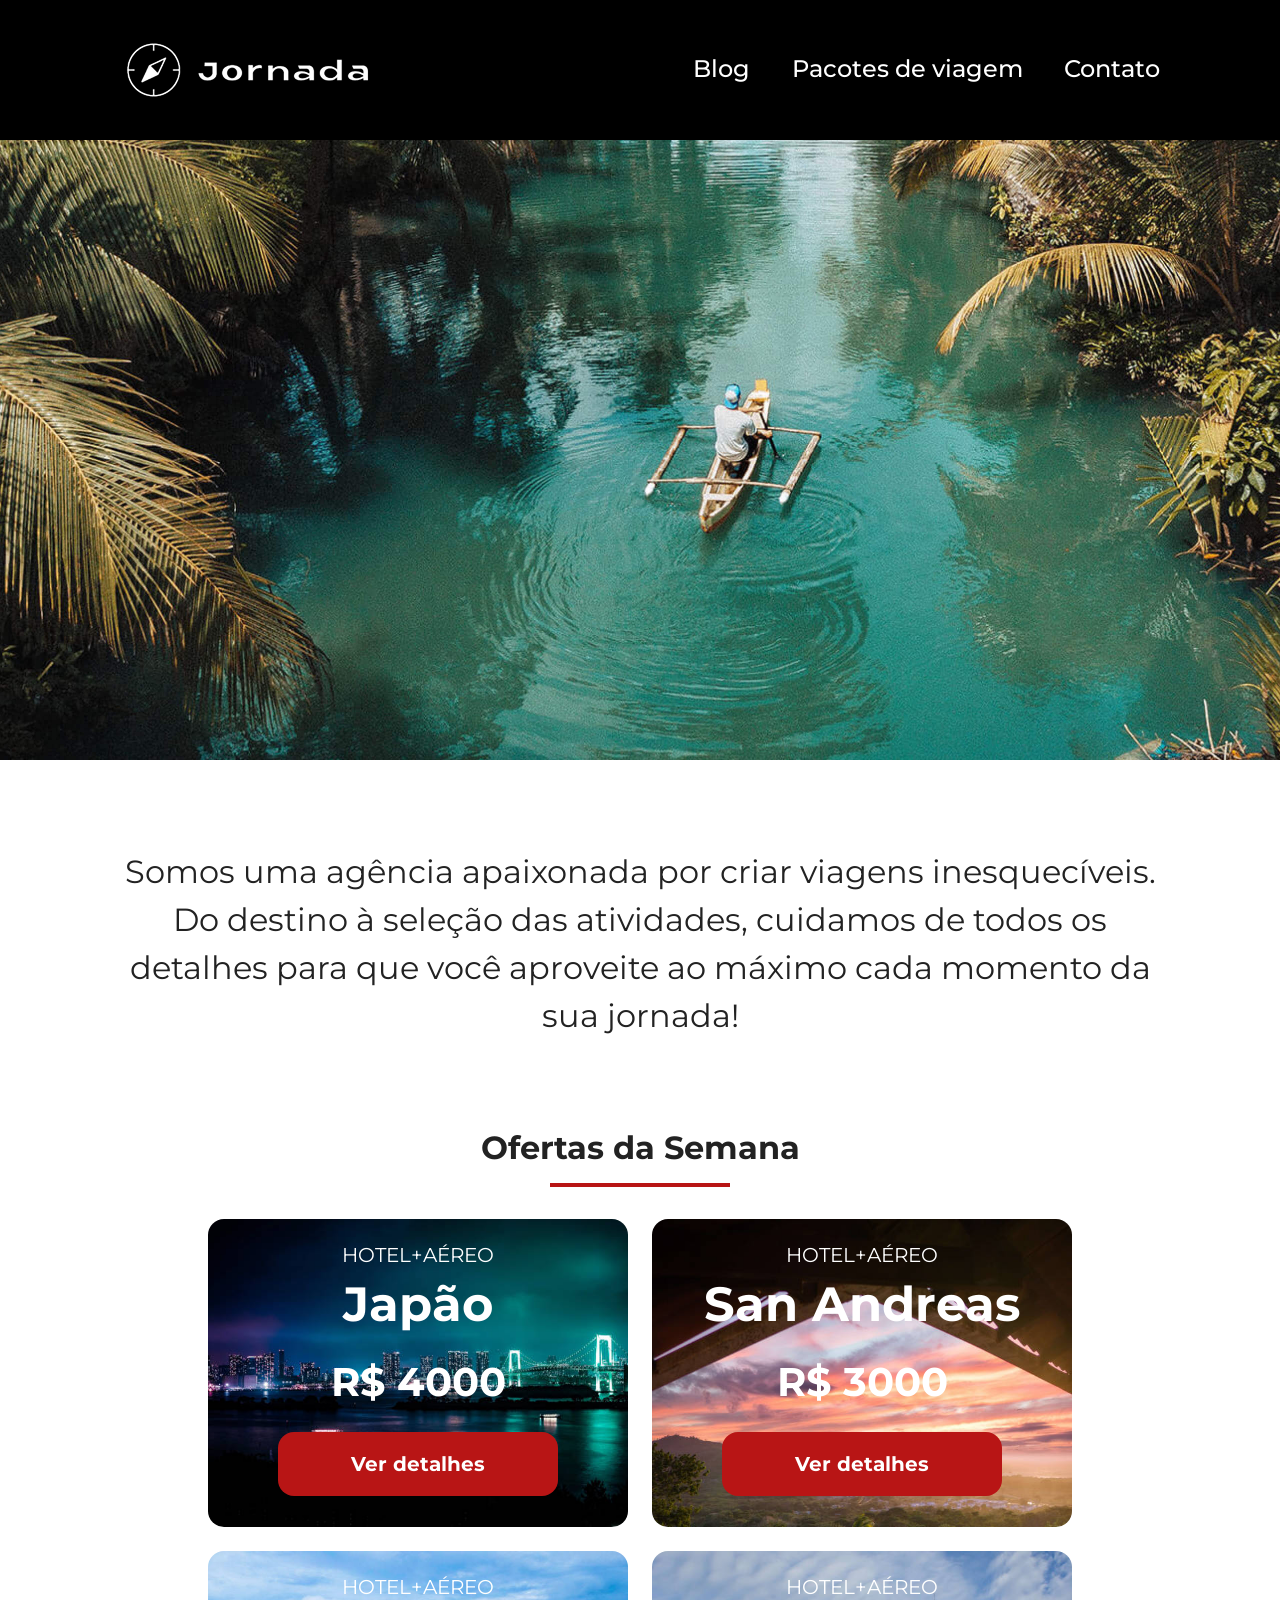
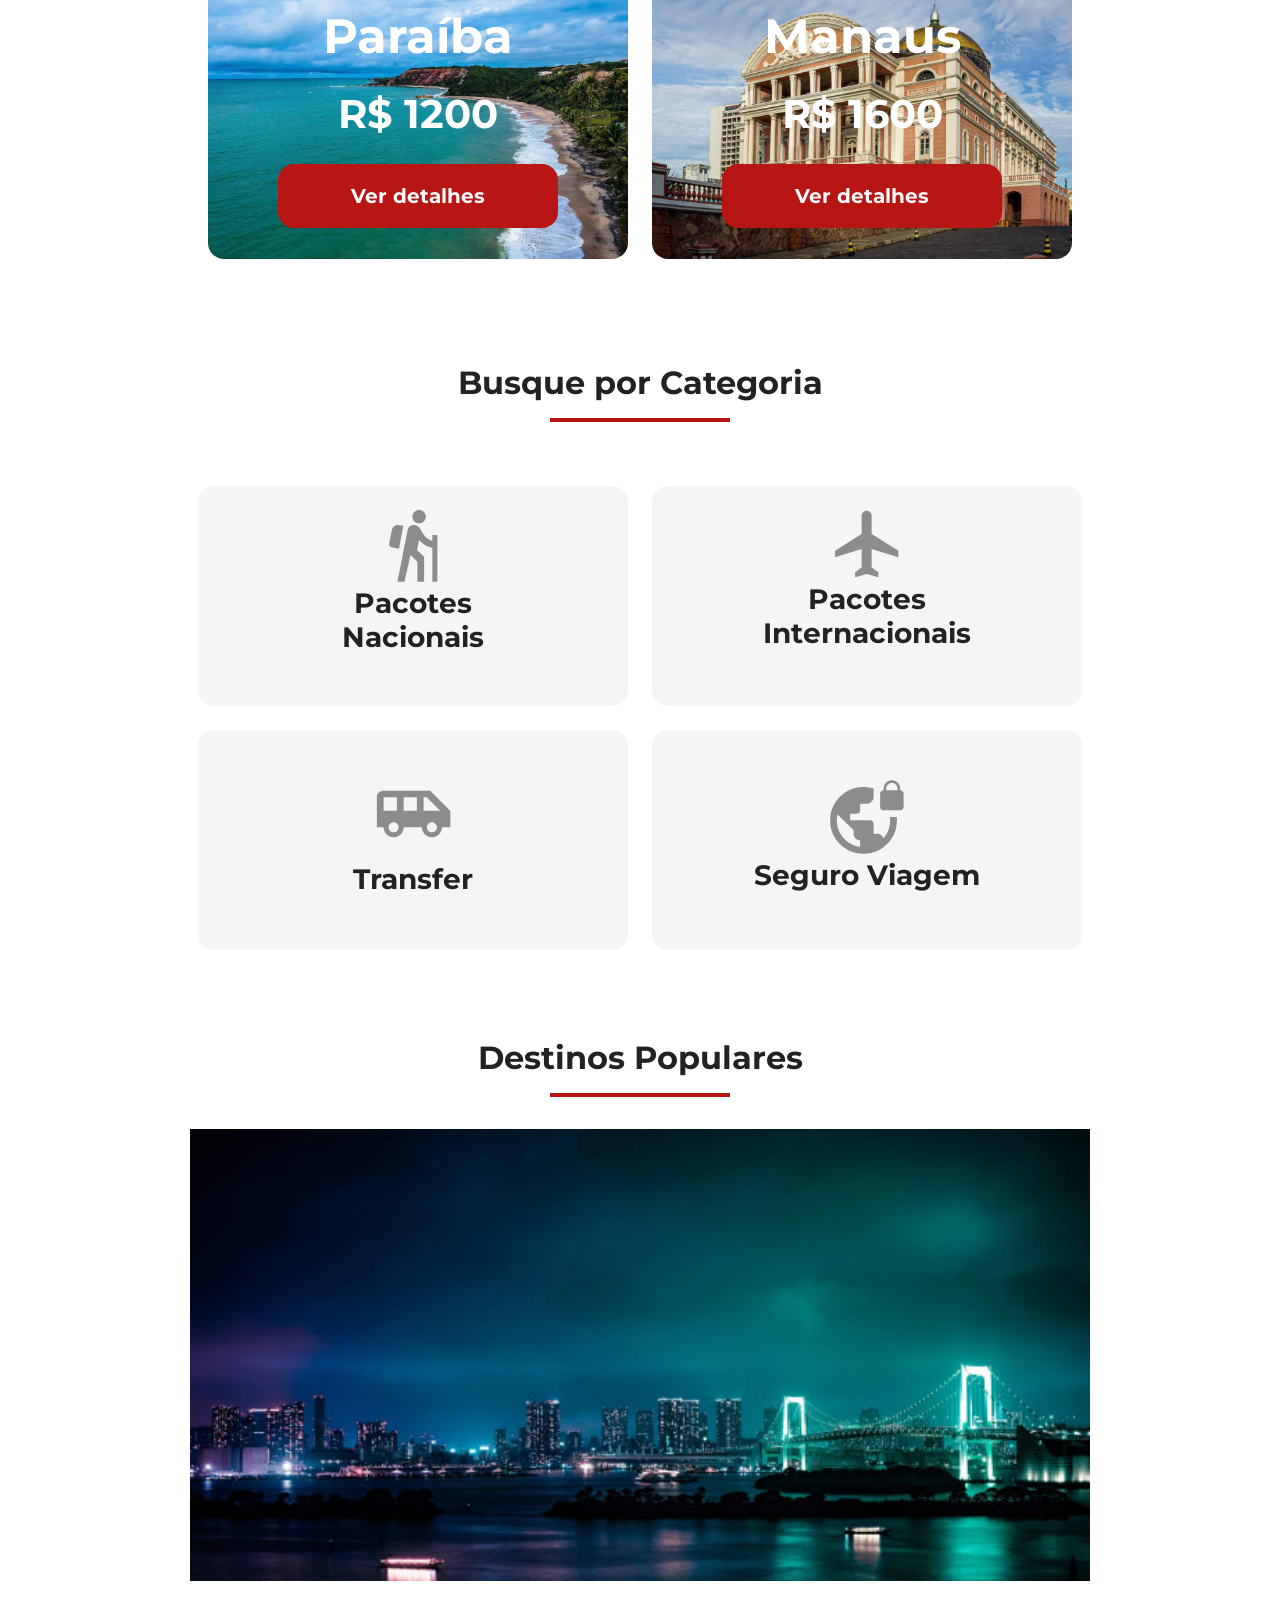
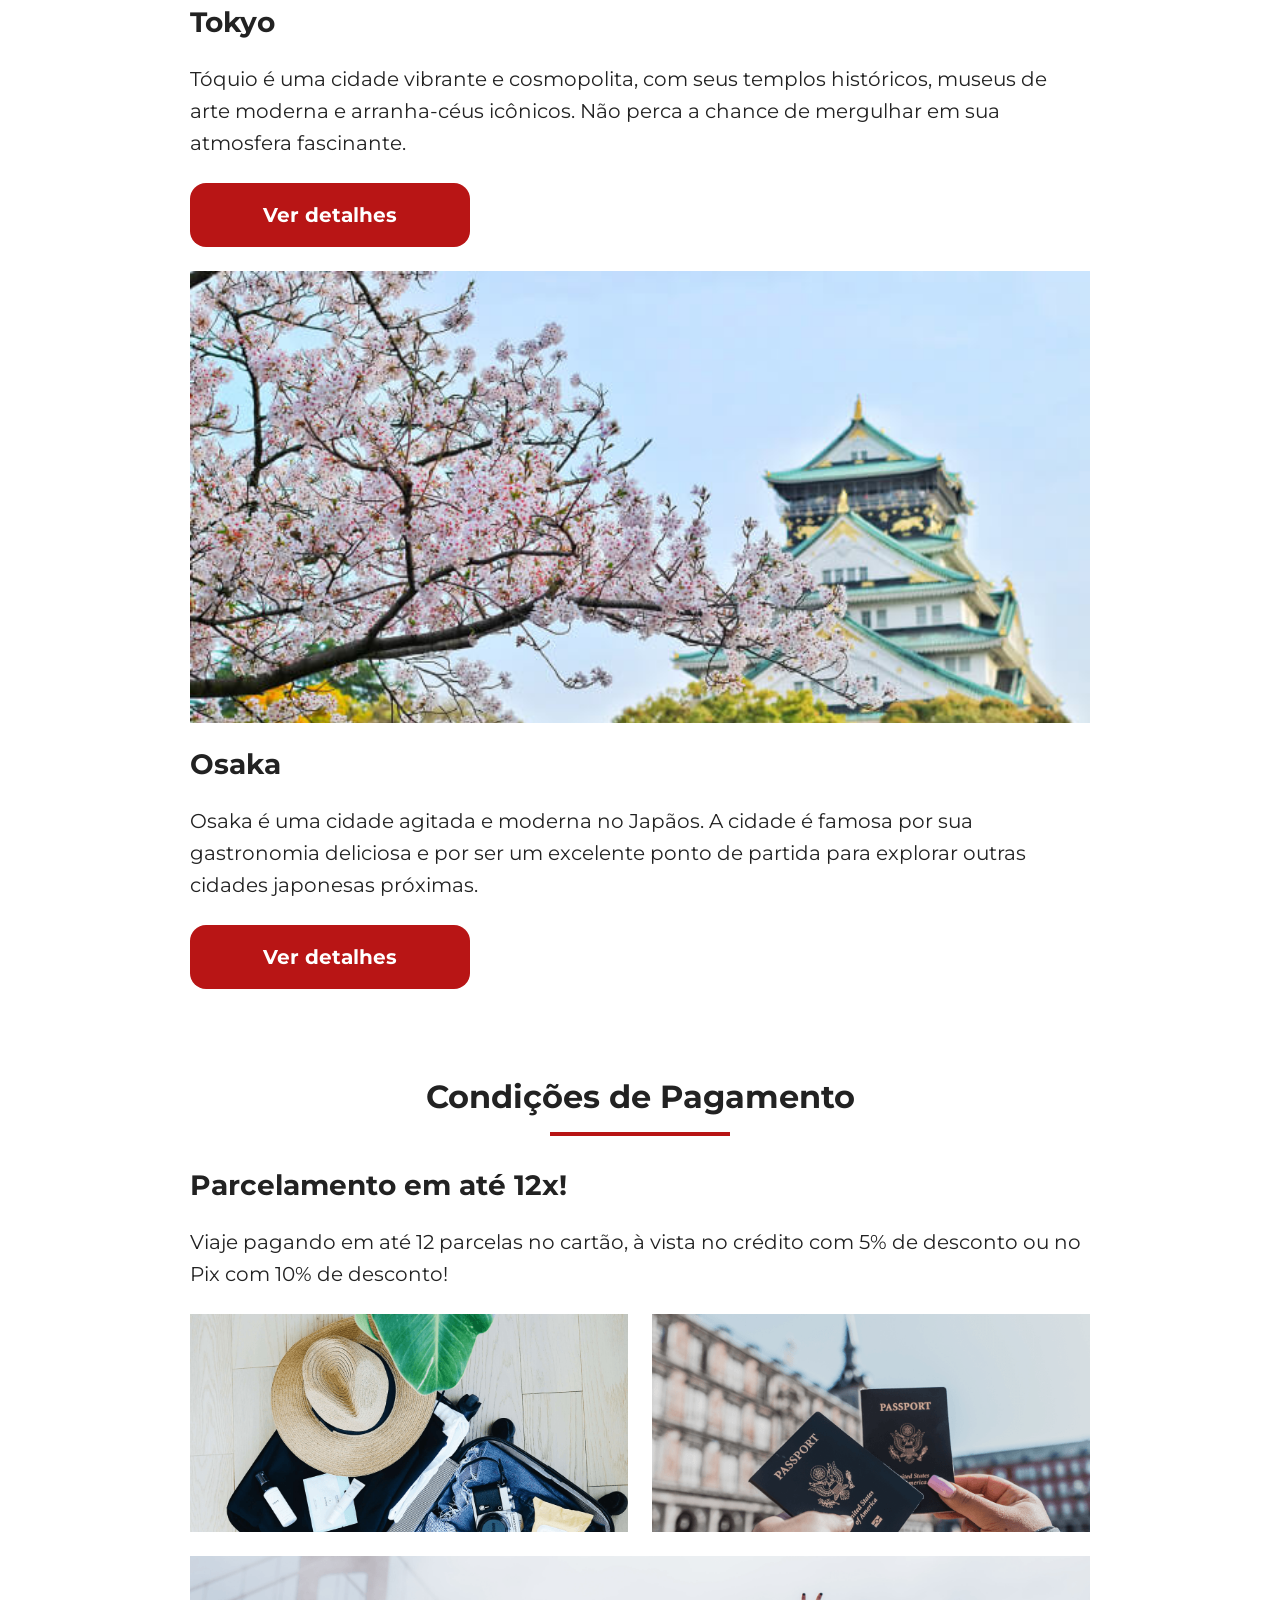
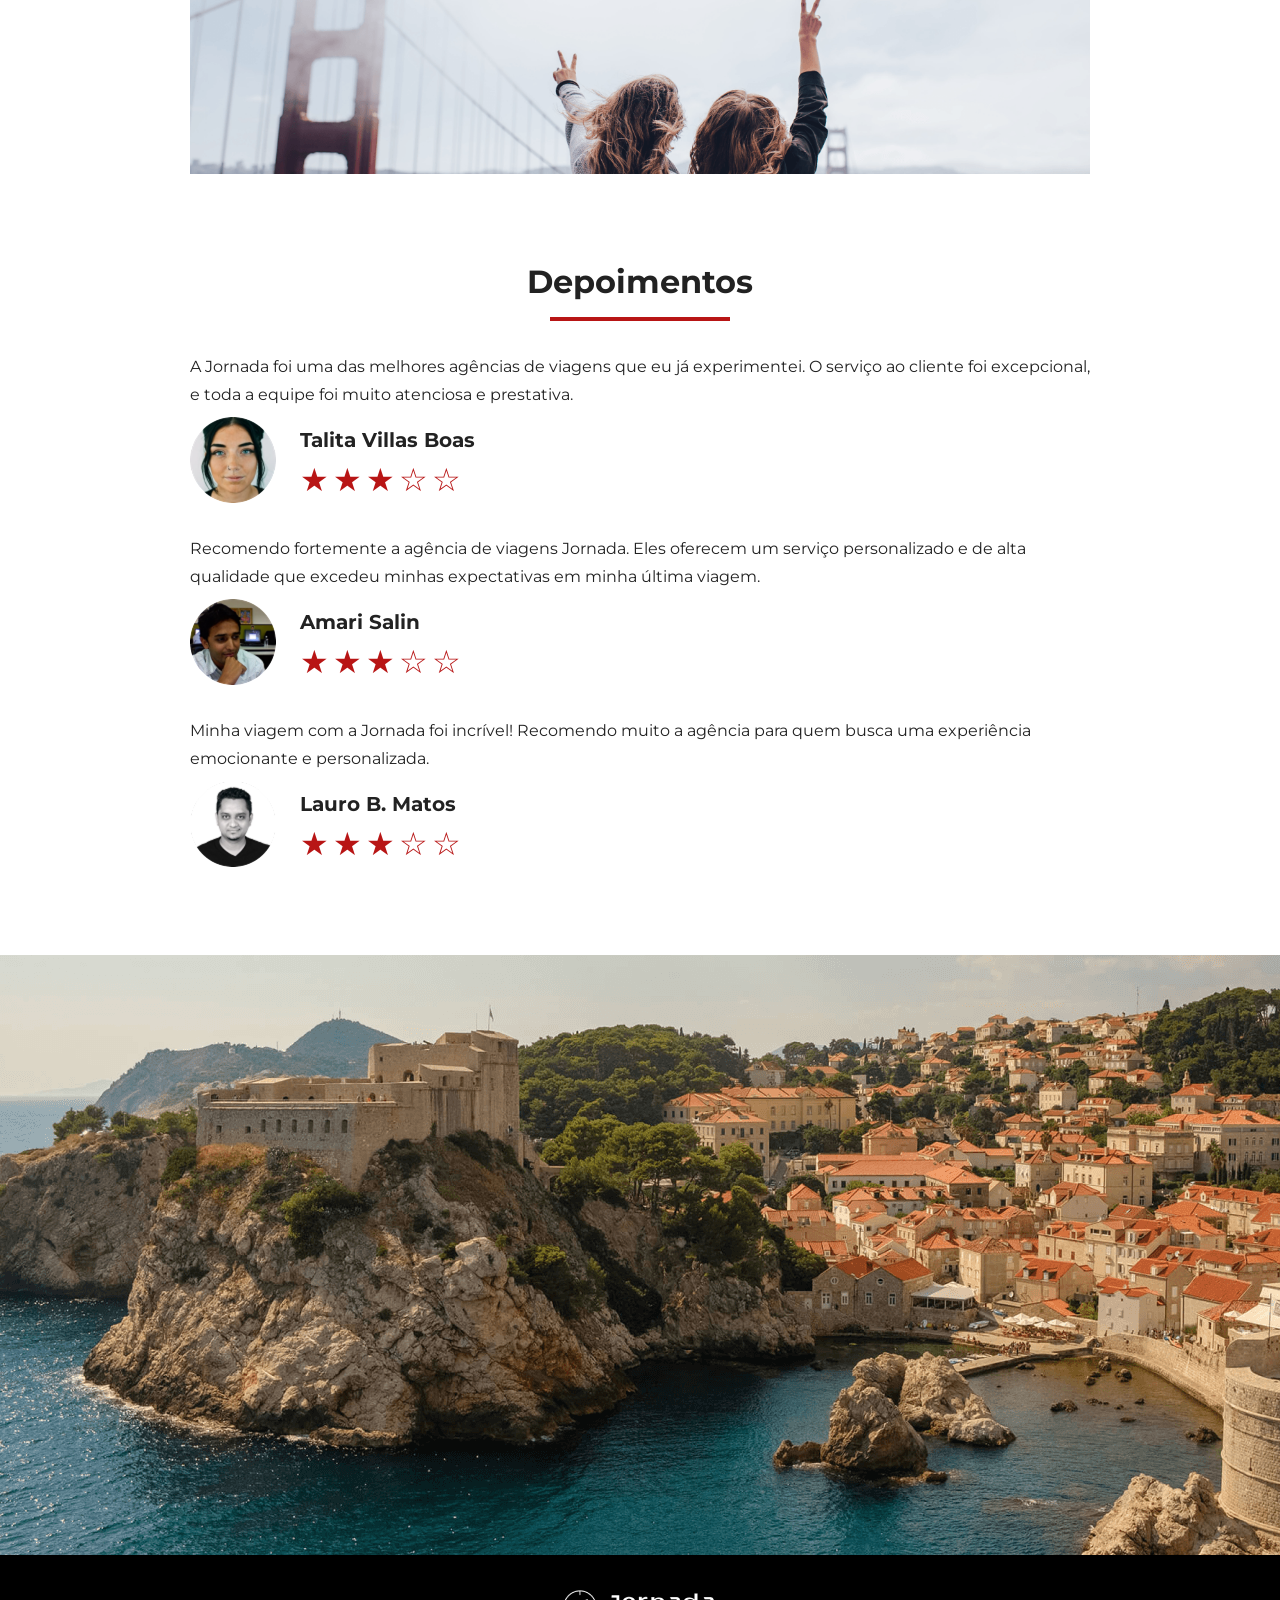
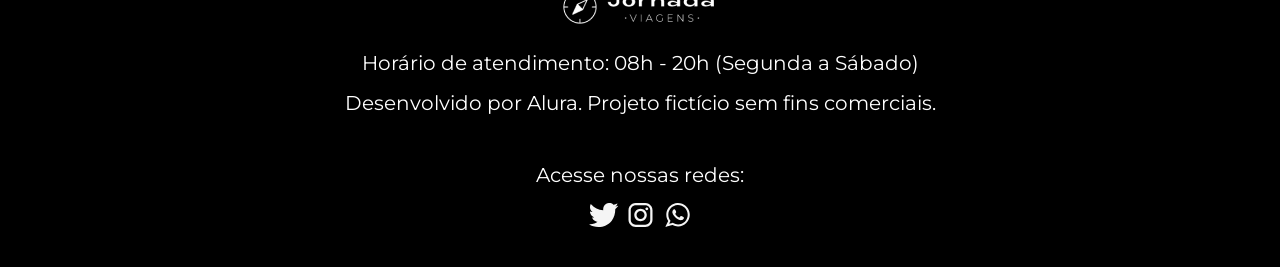
<file: index.html>
<!doctype html>
<html lang="pt-BR">
  <head>
    <meta charset="UTF-8" />
    <meta name="viewport" content="width=device-width, initial-scale=1.0" />
    <meta
      name="description"
      content="Jornada Viagens,uma agência apaixonada por criar viagens inesquecíveis"
    />

    <meta name="og:title" content="Jornada Viagens" />
    <meta
      name="og:description"
      content="Jornada Viagens,uma agência apaixonada por criar viagens inesquecíveis"
    />
    <meta
      name="og:image"
      content="https://danicastilho.github.io/jornada-viagens/img/logo-footer.png"
    />
    <meta name="og:type" content="website" />
    <meta
      name="og:url"
      content="https://danicastilho.github.io/jornada-viagens"
    />

    <link rel="icon" href="favico.svg" type="xml/svg" />
    <link rel="stylesheet" href="./css/style.css" />

    <title>Jornada Viagens</title>
  </head>
  <body>
    <header class="main-header">
      <a class="logo" href="index.html" title="voltar para a página inicial">
        <img
          class="img-mobile"
          src="img/bussola-jornada-branco.png"
          alt="Bussola do logo Jornada Viagens na cor branca"
        />
        <img
          class="img-desktop"
          src="img/bussola-texto-jornada-branco.png"
          alt="Logo Jornada Viagens na cor branca"
        />
      </a>

      <div class="navigation-menu">
        <label for="menu">
          <img src="img/menu.png" alt="menu" />
        </label>
        <input type="checkbox" id="menu" hidden />

        <nav>
          <ul class="list-links">
            <li>
              <a href="blog.html" target="_blank" title="Acessar Blog">Blog</a>
            </li>
            <li>
              <a
                href="pacotes-de-viagens.html"
                target="_blank"
                title="Acessar Pacotes de viagem"
                >Pacotes de viagem</a
              >
            </li>
            <li>
              <a href="contato.html" target="_blank" title="Acessar Contato"
                >Contato</a
              >
            </li>
          </ul>
        </nav>
      </div>
    </header>

    <section class="hero">
      <div class="hero-img"></div>
      <h2>
        Somos uma agência apaixonada por criar viagens inesquecíveis. Do destino
        à seleção das atividades, cuidamos de todos os detalhes para que você
        aproveite ao máximo cada momento da sua jornada!
      </h2>
    </section>

    <section class="offers">
      <div class="section-title">
        <h2>Ofertas da Semana</h2>
        <hr />
      </div>
      <div class="offers-cards">
        <article class="card japao">
          <header>
            <p>HOTEL+AÉREO</p>
            <h3>
              Japão <br />
              <span>R$ 4000</span>
            </h3>
          </header>
          <footer>
            <a href="#" class="button">Ver detalhes</a>
          </footer>
        </article>

        <article class="card san-andreas">
          <header>
            <p>HOTEL+AÉREO</p>
            <h3>
              San Andreas <br />
              <span>R$ 3000</span>
            </h3>
          </header>
          <footer>
            <a href="#" class="button">Ver detalhes</a>
          </footer>
        </article>

        <article class="card paraiba">
          <header>
            <p>HOTEL+AÉREO</p>
            <h3>
              Paraíba <br />
              <span>R$ 1200</span>
            </h3>
          </header>
          <footer>
            <a href="#" class="button">Ver detalhes</a>
          </footer>
        </article>

        <article class="card manaus">
          <header>
            <p>HOTEL+AÉREO</p>
            <h3>
              Manaus <br />
              <span>R$ 1600</span>
            </h3>
          </header>
          <footer>
            <a href="#" class="button">Ver detalhes</a>
          </footer>
        </article>
      </div>
    </section>

    <section class="categories">
      <div class="section-title">
        <h2>Busque por Categoria</h2>
        <hr />
      </div>
      <div class="categories-cards">
        <a
          class="card"
          href="#"
          target="_blank"
          title="Busque pela categoria Pacotes Nacionais"
        >
          <img
            src="img/icone-caminhada.png"
            alt="ícone cinza representando uma pessoa fazendo tracking"
          />
          <h3 class="content-title">
            Pacotes<br />
            Nacionais
          </h3>
        </a>

        <a
          class="card"
          href="#"
          target="_blank"
          title="Busque pela categoria Pacotes Internacionais"
        >
          <img
            src="img/icone-aviao.png"
            alt="ícone cinza representando um avião"
          />
          <h3 class="content-title">
            Pacotes <br />
            Internacionais
          </h3>
        </a>
        <a
          class="card single-line transfer"
          href="#"
          target="_blank"
          title="Busque pela categoria Transfer"
        >
          <img
            src="img/icone-onibus.png"
            alt="ícone cinza representando um ônibus"
          />
          <h3 class="content-title">Transfer</h3>
        </a>
        <a
          class="card single-line"
          href="#"
          target="_blank"
          title="Busque pela categoria Seguro Viagem"
        >
          <img
            src="img/icone-planeta.png"
            alt="ícone cinza representando o planeta terra com um cadeado"
          />
          <h3 class="content-title">Seguro Viagem</h3>
        </a>
      </div>
    </section>

    <section class="destinations">
      <div class="section-title">
        <h2>Destinos Populares</h2>
        <hr />
      </div>
      <div class="destination-items">
        <article class="item tokyo">
          <header>
            <div class="img-item"></div>
            <h3 class="content-title">Tokyo</h3>
          </header>
          <p class="content-text">
            Tóquio é uma cidade vibrante e cosmopolita, com seus templos
            históricos, museus de arte moderna e arranha-céus icônicos. Não
            perca a chance de mergulhar em sua atmosfera fascinante.
          </p>
          <footer>
            <a
              href="#"
              class="button"
              target="_blank"
              title="Veja mais detalhes do destino Tokyo"
              >Ver detalhes</a
            >
          </footer>
        </article>

        <article class="item osaka">
          <header>
            <div class="img-item"></div>
            <h3 class="content-title">Osaka</h3>
          </header>
          <p class="content-text">
            Osaka é uma cidade agitada e moderna no Japãos. A cidade é famosa
            por sua gastronomia deliciosa e por ser um excelente ponto de
            partida para explorar outras cidades japonesas próximas.
          </p>
          <footer>
            <a
              href="#"
              class="button"
              target="_blank"
              title="Veja mais detalhes do destino Osaka"
              >Ver detalhes</a
            >
          </footer>
        </article>
      </div>
    </section>

    <section class="payments">
      <div class="section-title">
        <h2>Condições de Pagamento</h2>
        <hr />
      </div>

      <div class="content-container">
        <div class="text-content">
          <h3 class="content-title">Parcelamento em até 12x!</h3>
          <p class="content-text">
            Viaje pagando em até 12 parcelas no cartão, à vista no crédito com
            5% de desconto ou no Pix com 10% de desconto!
          </p>
        </div>

        <div class="image-gallery">
          <div class="image first"></div>
          <div class="image second"></div>
          <div class="image thirdy colspan-2"></div>
        </div>
      </div>
    </section>
    <section class="testimonials">
      <div class="section-title">
        <h2>Depoimentos</h2>
        <hr />
      </div>

      <div class="testimonial-container">
        <article>
          <header>
            <p>
              A Jornada foi uma das melhores agências de viagens que eu já
              experimentei. O serviço ao cliente foi excepcional, e toda a
              equipe foi muito atenciosa e prestativa.
            </p>
          </header>
          <footer>
            <img
              src="img/avatar-talita.png"
              alt="imagem de perfil da cliente Talita Villas Boas"
            />
            <div class="profile-content">
              <h3>Talita Villas Boas</h3>
              <div class="rating">
                <span class="star">★</span>
                <span class="star">★</span>
                <span class="star">★</span>
                <span class="star">☆</span>
                <span class="star">☆</span>
              </div>
            </div>
          </footer>
        </article>
        <article>
          <header>
            <p>
              Recomendo fortemente a agência de viagens Jornada. Eles oferecem
              um serviço personalizado e de alta qualidade que excedeu minhas
              expectativas em minha última viagem.
            </p>
          </header>
          <footer>
            <img
              src="img/avatar-amari.png"
              alt="imagem de perfil do cliente Amari Salin"
            />
            <div class="profile-content">
              <h3>Amari Salin</h3>
              <div class="rating">
                <span class="star">★</span>
                <span class="star">★</span>
                <span class="star">★</span>
                <span class="star">☆</span>
                <span class="star">☆</span>
              </div>
            </div>
          </footer>
        </article>
        <article>
          <header>
            <p>
              Minha viagem com a Jornada foi incrível! Recomendo muito a agência
              para quem busca uma experiência emocionante e personalizada.
            </p>
          </header>
          <footer>
            <img
              src="img/avatar-lauro.png"
              alt="imagem de perfil do cliente Lauro B. Matos"
            />
            <div class="profile-content">
              <h3>Lauro B. Matos</h3>
              <div class="rating">
                <span class="star">★</span>
                <span class="star">★</span>
                <span class="star">★</span>
                <span class="star">☆</span>
                <span class="star">☆</span>
              </div>
            </div>
          </footer>
        </article>
      </div>
    </section>

    <section class="bottom-hero">
      <div class="hero-img"></div>
    </section>

    <footer class="main-footer">
      <div class="footer-content">
        <img src="img/logo-footer.png" alt="logo completo Jornada Viagens" />
        <p>Horário de atendimento: 08h - 20h (Segunda a Sábado)</p>
        <p>Desenvolvido por Alura. Projeto fictício sem fins comerciais.</p>
      </div>
      <div class="footer-social">
        <p>Acesse nossas redes:</p>

        <a href="#" target="_blank" title="Acesse o Twitter do Jornada Viagens"
          ><img
            src="img/icone-twitter.svg"
            alt="icone do Twitter na cor branca"
        /></a>

        <a
          href="#"
          target="_blank"
          title="Acesse o Instagram do Jornada Viagens"
          ><img
            src="img/icone-instagram.svg"
            alt="icone do Instagram na cor branca"
        /></a>

        <a href="#" target="_blank" title="Entre em contato através do whatsapp"
          ><img
            src="img/icone-whatsapp.svg"
            alt="icone do whatsapp na cor branca"
        /></a>
      </div>
    </footer>
  </body>
</html>
</file>
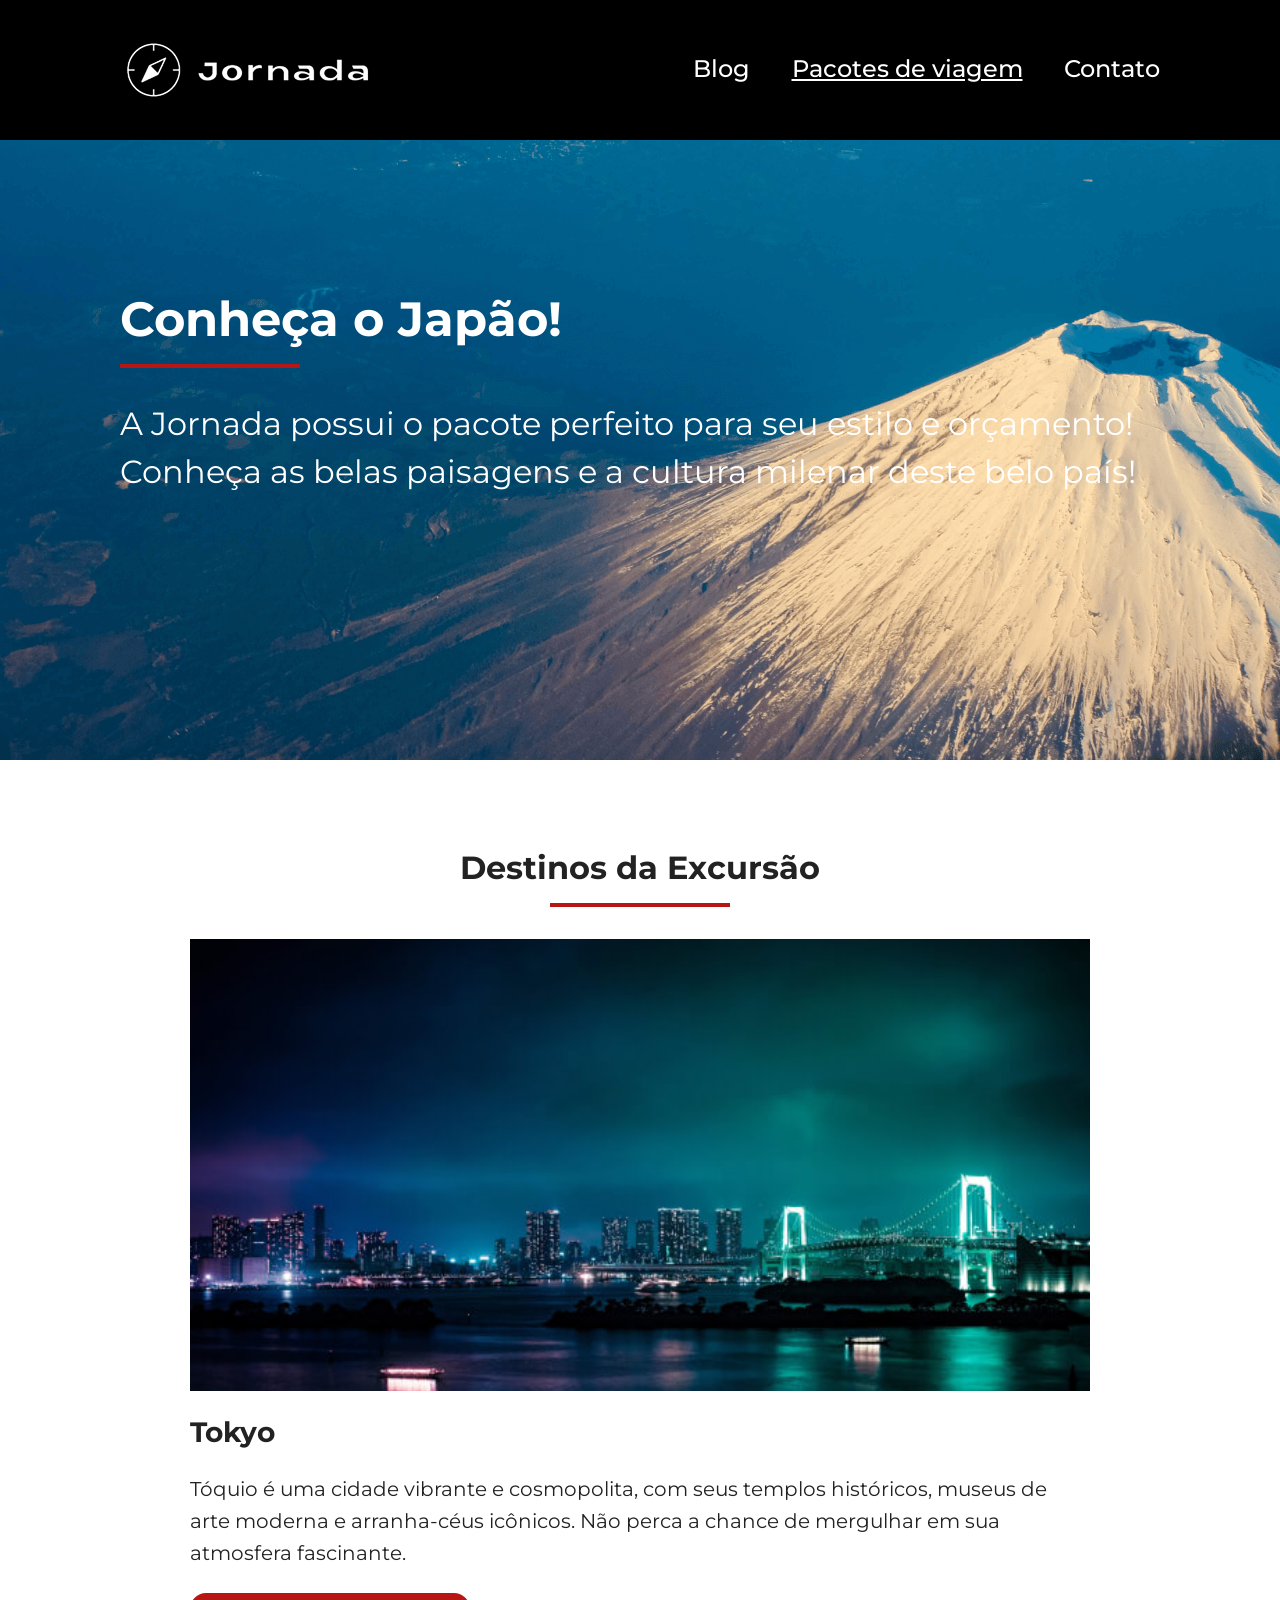
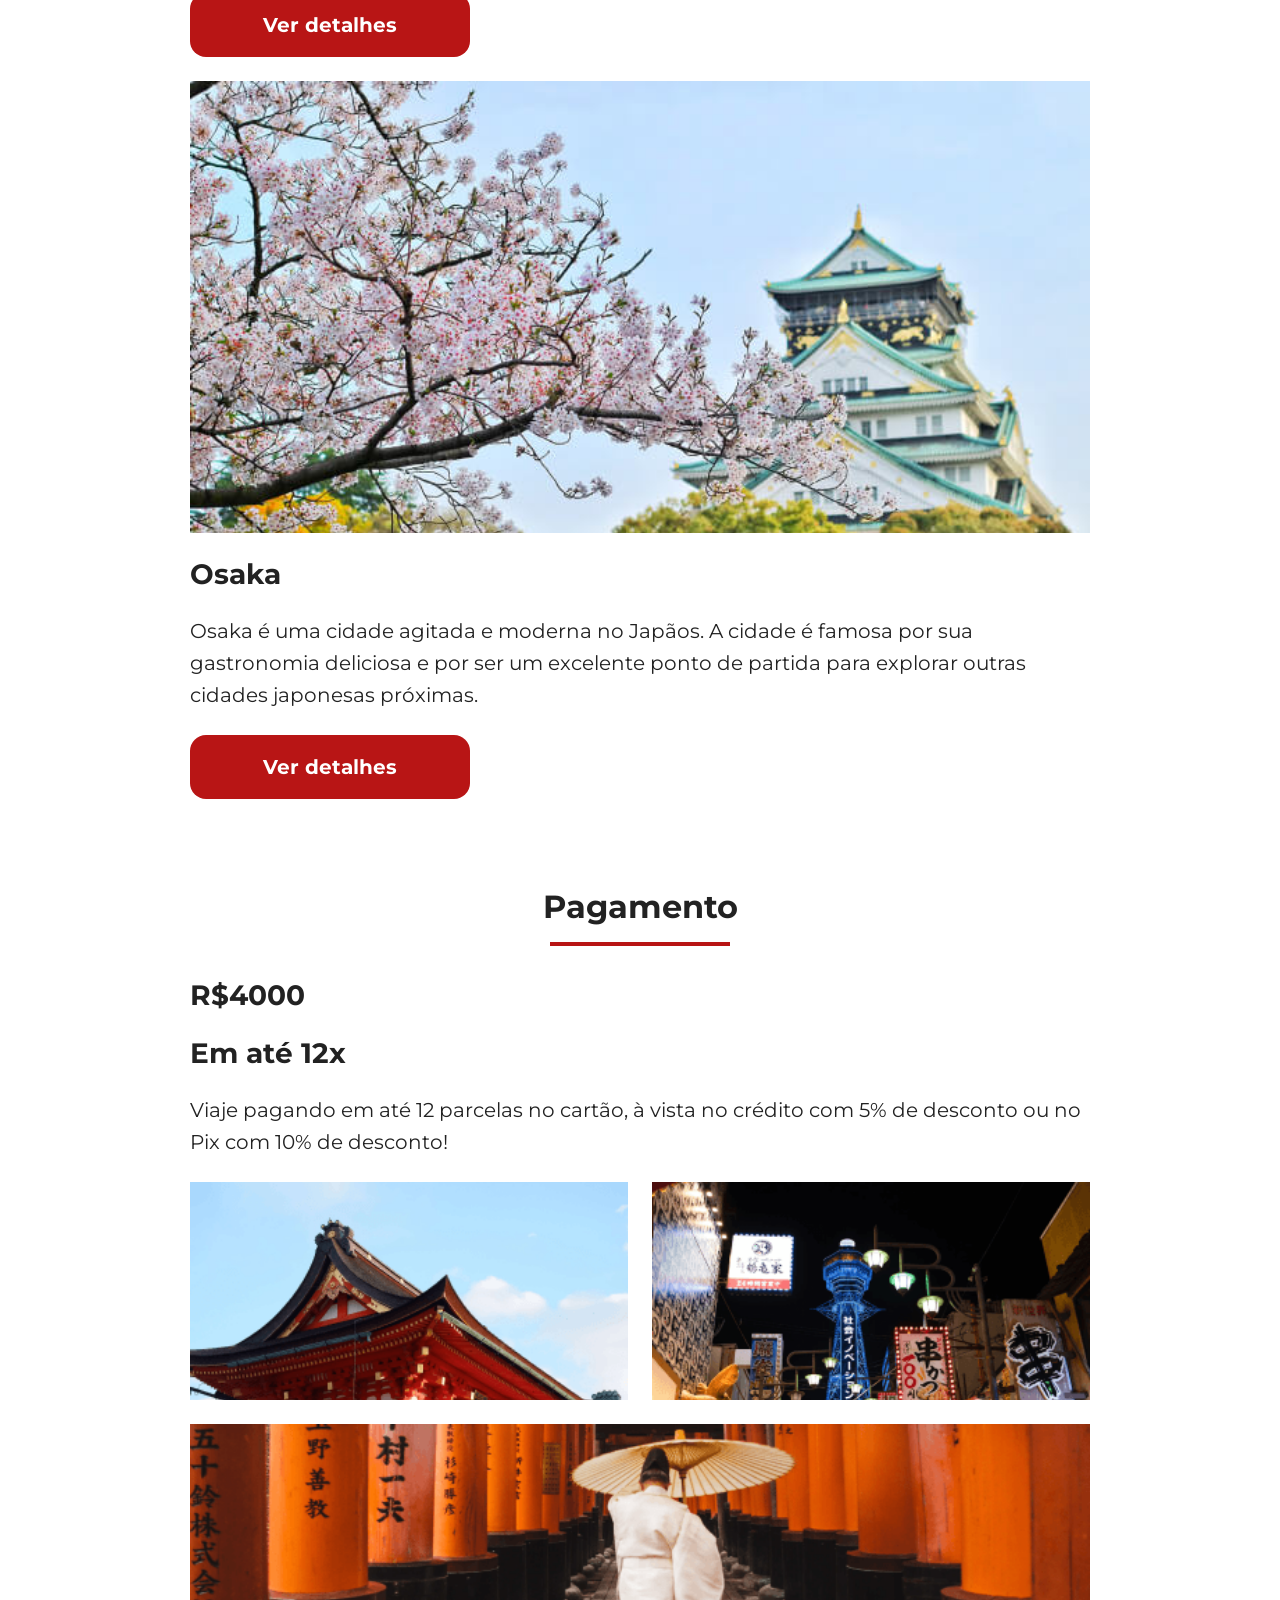
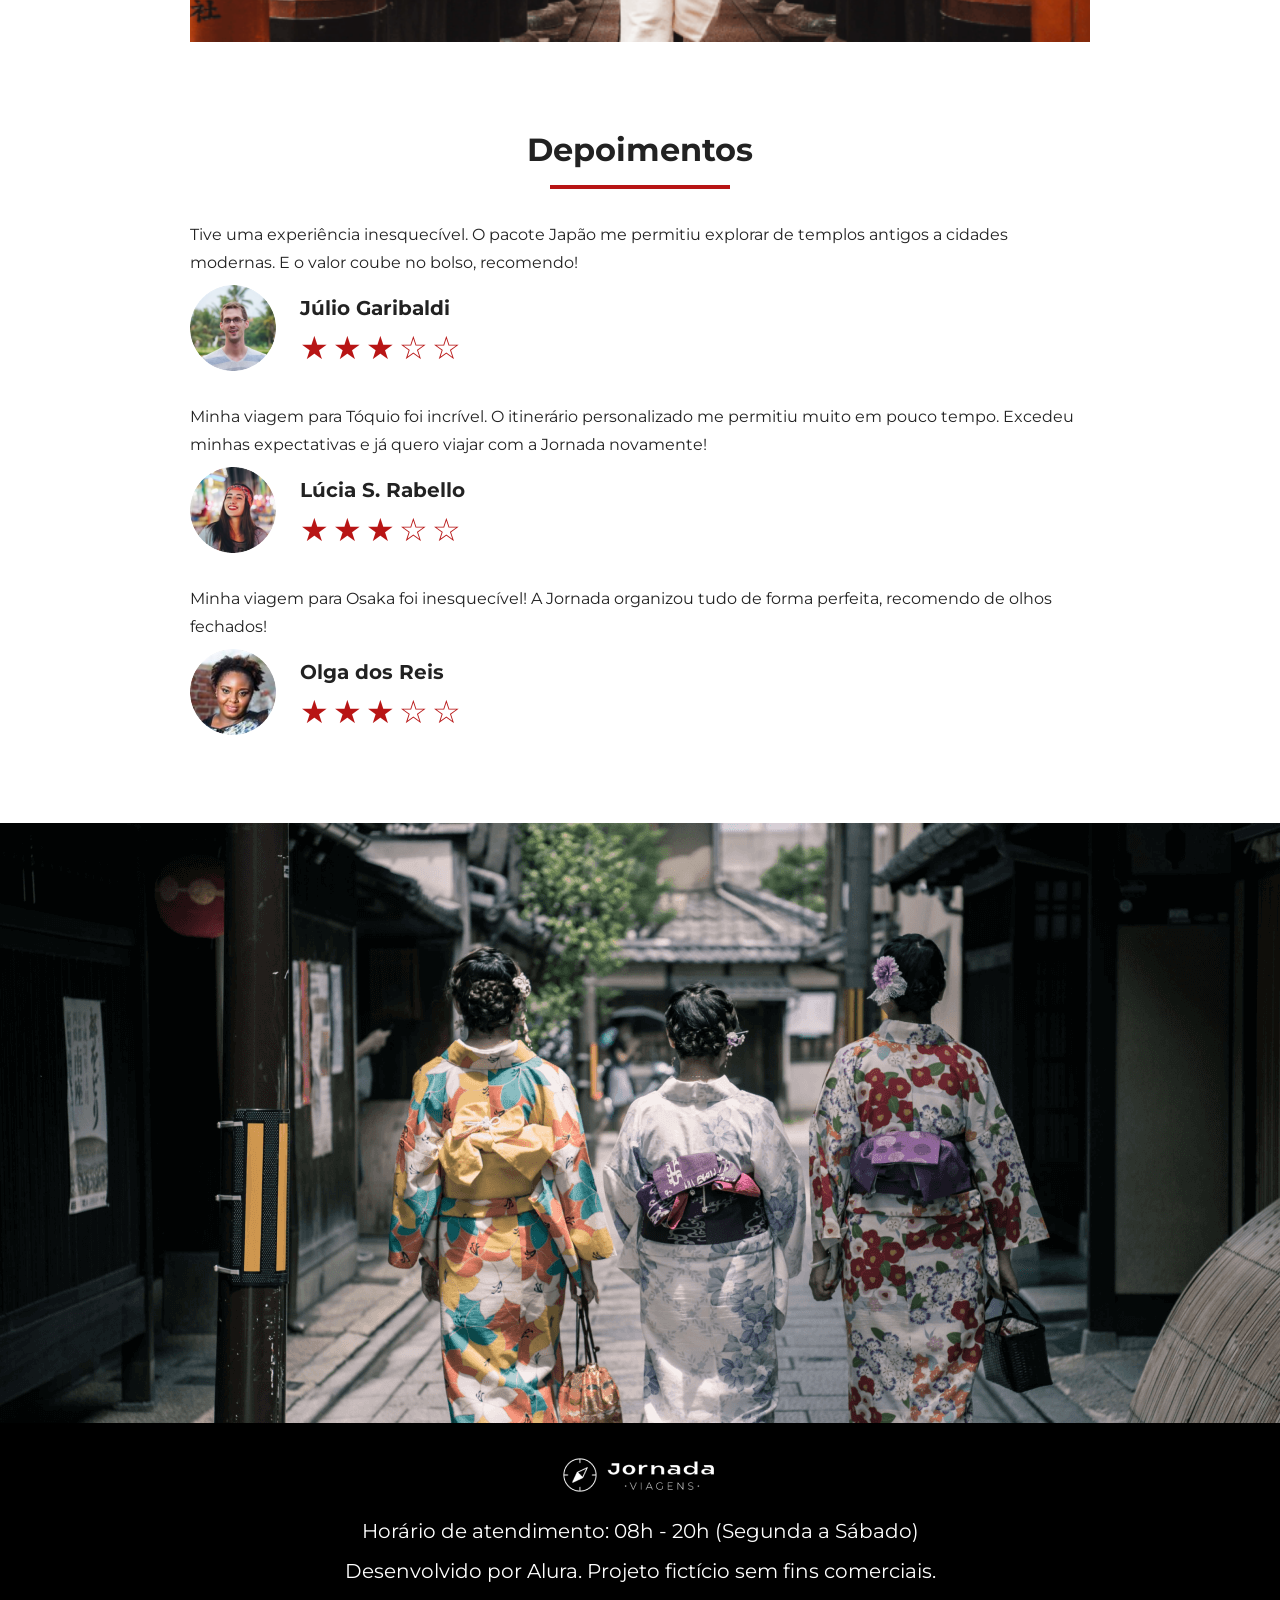
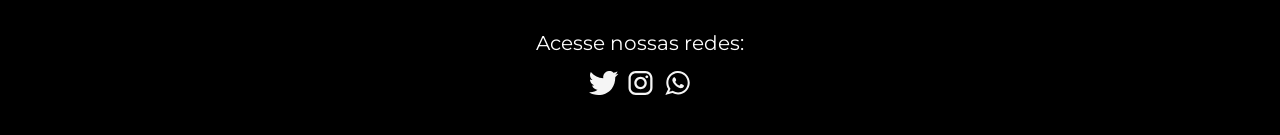
<file: pacotes-de-viagens.html>
<!doctype html>
<html lang="pt-BR">
  <head>
    <meta charset="UTF-8" />
    <meta name="viewport" content="width=device-width, initial-scale=1.0" />
    <meta
      name="description"
      content="Jornada Viagens,uma agência apaixonada por criar viagens inesquecíveis"
    />

    <meta name="og:title" content="Jornada Viagens" />
    <meta
      name="og:description"
      content="Jornada Viagens,uma agência apaixonada por criar viagens inesquecíveis"
    />
    <meta
      name="og:image"
      content="https://danicastilho.github.io/jornada-viagens/img/logo-footer.png"
    />
    <meta name="og:type" content="website" />
    <meta
      name="og:url"
      content="https://danicastilho.github.io/jornada-viagens"
    />

    <link rel="icon" href="favico.svg" type="xml/svg" />
    <link rel="stylesheet" href="./css/style.css" />

    <title>Jornada Viagens</title>
  </head>
  <body>
    <header class="main-header">
      <a class="logo" href="index.html" title="voltar para a página inicial">
        <img
          class="img-mobile"
          src="img/bussola-jornada-branco.png"
          alt="Bussola do logo Jornada Viagens na cor branca"
        />
        <img
          class="img-desktop"
          src="img/bussola-texto-jornada-branco.png"
          alt="Logo Jornada Viagens na cor branca"
        />
      </a>
      <div class="navigation-menu">
        <label for="menu">
          <img src="img/menu.png" alt="menu" />
        </label>
        <input type="checkbox" id="menu" hidden />
        <nav>
          <ul class="list-links">
            <li>
              <a href="blog.html" target="_blank" title="Acessar Blog">Blog</a>
            </li>
            <li>
              <a
                class="active"
                href="pacotes-de-viagens.html"
                target="_blank"
                title="Acessar Pacotes de viagem"
                >Pacotes de viagem</a
              >
            </li>
            <li>
              <a href="contato.html" target="_blank" title="Acessar Contato"
                >Contato</a
              >
            </li>
          </ul>
        </nav>
      </div>
    </header>
    <section class="travel-packages hero">
      <div class="hero-img">
        <div class="hero-content">
          <h1>Conheça o Japão!</h1>
          <hr />
          <p>
            A Jornada possui o pacote perfeito para seu estilo e orçamento!
            Conheça as belas paisagens e a cultura milenar deste belo país!
          </p>
        </div>
      </div>
    </section>

    <section class="travel-packages destinations">
      <div class="section-title">
        <h2>Destinos da Excursão</h2>
        <hr />
      </div>
      <div class="destination-items">
        <article class="item tokyo">
          <header>
            <div class="img-item"></div>
            <h3 class="content-title">Tokyo</h3>
          </header>
          <p class="content-text">
            Tóquio é uma cidade vibrante e cosmopolita, com seus templos
            históricos, museus de arte moderna e arranha-céus icônicos. Não
            perca a chance de mergulhar em sua atmosfera fascinante.
          </p>
          <footer>
            <a
              href="#"
              class="button"
              target="_blank"
              title="Veja mais detalhes do destino Tokyo"
              >Ver detalhes</a
            >
          </footer>
        </article>
        <article class="item osaka">
          <header>
            <div class="img-item"></div>
            <h3 class="content-title">Osaka</h3>
          </header>
          <p class="content-text">
            Osaka é uma cidade agitada e moderna no Japãos. A cidade é famosa
            por sua gastronomia deliciosa e por ser um excelente ponto de
            partida para explorar outras cidades japonesas próximas.
          </p>
          <footer>
            <a
              href="#"
              class="button"
              target="_blank"
              title="Veja mais detalhes do destino Osaka"
              >Ver detalhes</a
            >
          </footer>
        </article>
      </div>
    </section>
    <section class="travel-packages payments">
      <div class="section-title">
        <h2>Pagamento</h2>
        <hr />
      </div>
      <div class="content-container">
        <div class="text-content">
          <h3 class="content-title">R$4000</h3>
          <h3 class="content-title">Em até 12x</h3>

          <p class="content-text">
            Viaje pagando em até 12 parcelas no cartão, à vista no crédito com
            5% de desconto ou no Pix com 10% de desconto!
          </p>
        </div>
        <div class="image-gallery">
          <div class="image first"></div>
          <div class="image second"></div>
          <div class="image thirdy colspan-2"></div>
        </div>
      </div>
    </section>
    <section class="testimonials">
      <div class="section-title">
        <h2>Depoimentos</h2>
        <hr />
      </div>
      <div class="testimonial-container">
        <article>
          <header>
            <p>
              Tive uma experiência inesquecível. O pacote Japão me permitiu
              explorar de templos antigos a cidades modernas. E o valor coube no
              bolso, recomendo!
            </p>
          </header>

          <footer>
            <img
              src="img/travel/avatar-julio.png"
              alt="imagem de perfil do cliente Júlio Garibaldi"
            />
            <div class="profile-content">
              <h3>Júlio Garibaldi</h3>
              <div class="rating">
                <span class="star">★</span>
                <span class="star">★</span>
                <span class="star">★</span>
                <span class="star">☆</span>
                <span class="star">☆</span>
              </div>
            </div>
          </footer>
        </article>
        <article>
          <header>
            <p>
              Minha viagem para Tóquio foi incrível. O itinerário personalizado
              me permitiu muito em pouco tempo. Excedeu minhas expectativas e já
              quero viajar com a Jornada novamente!
            </p>
          </header>
          <footer>
            <img
              src="img/travel/avatar-lucia.png"
              alt="imagem de perfil da cliente Lúcia S. Rabello"
            />
            <div class="profile-content">
              <h3>Lúcia S. Rabello</h3>
              <div class="rating">
                <span class="star">★</span>
                <span class="star">★</span>
                <span class="star">★</span>
                <span class="star">☆</span>
                <span class="star">☆</span>
              </div>
            </div>
          </footer>
        </article>
        <article>
          <header>
            <p>
              Minha viagem para Osaka foi inesquecível! A Jornada organizou tudo
              de forma perfeita, recomendo de olhos fechados!
            </p>
          </header>
          <footer>
            <img
              src="img/travel/avatar-olga.png"
              alt="imagem de perfil da cliente Olga dos Reis"
            />
            <div class="profile-content">
              <h3>Olga dos Reis</h3>
              <div class="rating">
                <span class="star">★</span>
                <span class="star">★</span>
                <span class="star">★</span>
                <span class="star">☆</span>
                <span class="star">☆</span>
              </div>
            </div>
          </footer>
        </article>
      </div>
    </section>
    <section class="travel-packages bottom-hero">
      <div class="hero-img"></div>
    </section>

    <footer class="main-footer">
      <div class="footer-content">
        <img src="img/logo-footer.png" alt="logo completo Jornada Viagens" />
        <p>Horário de atendimento: 08h - 20h (Segunda a Sábado)</p>
        <p>Desenvolvido por Alura. Projeto fictício sem fins comerciais.</p>
      </div>

      <div class="footer-social">
        <p>Acesse nossas redes:</p>

        <a href="#" target="_blank" title="Acesse o Twitter do Jornada Viagens"
          ><img
            src="img/icone-twitter.svg"
            alt="icone do Twitter na cor branca"
        /></a>

        <a
          href="#"
          target="_blank"
          title="Acesse o Instagram do Jornada Viagens"
          ><img
            src="img/icone-instagram.svg"
            alt="icone do Instagram na cor branca"
        /></a>

        <a href="#" target="_blank" title="Entre em contato através do whatsapp"
          ><img
            src="img/icone-whatsapp.svg"
            alt="icone do whatsapp na cor branca"
        /></a>
      </div>
    </footer>
  </body>
</html>
</file>
<file: css/style.css>
@import url(global.css);
@import url(header.css);
@import url(hero.css);
@import url(offers.css);
@import url(categories.css);
@import url(destinations.css);
@import url(payments.css);
@import url(testimonials.css);
@import url(footer.css);
</file>
